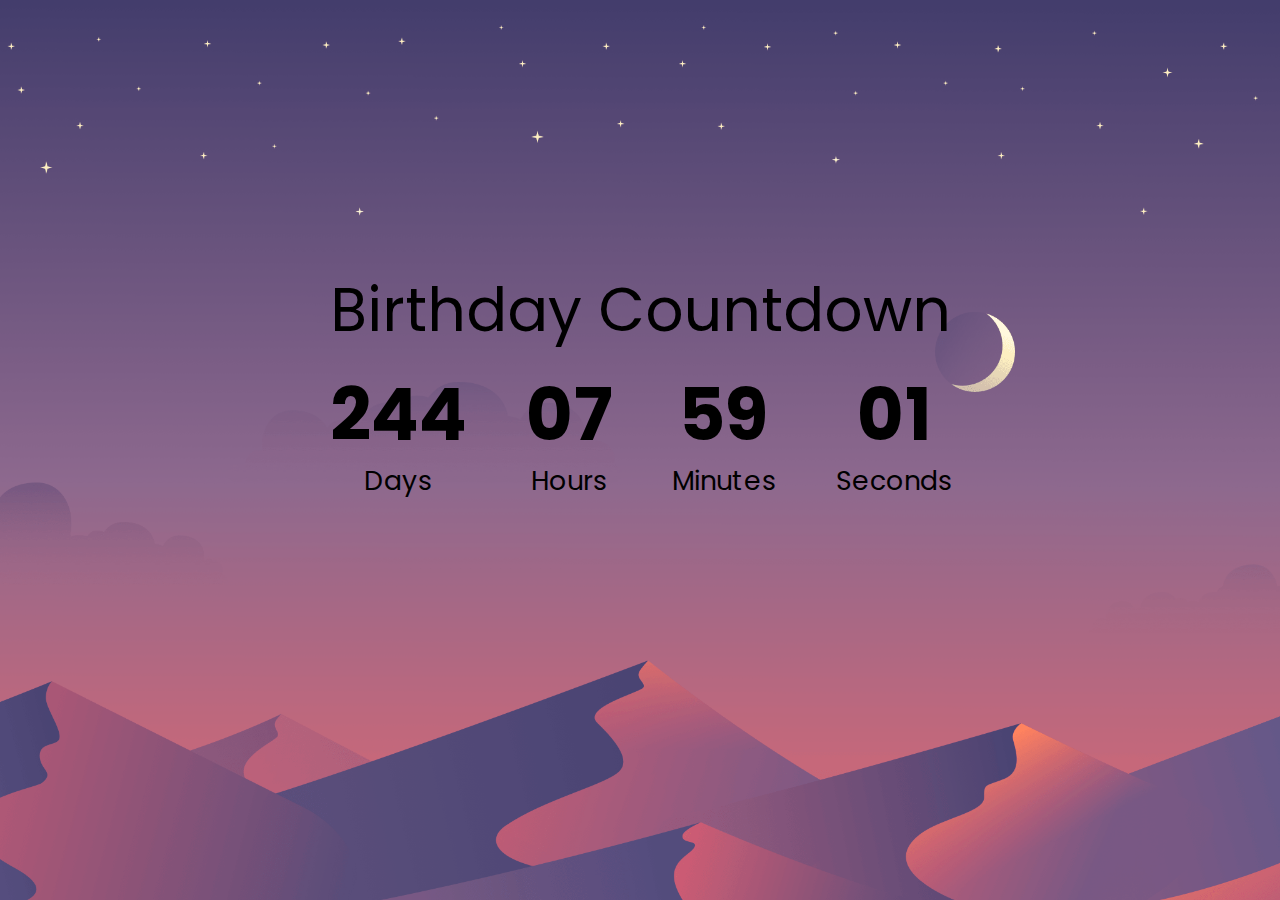
<file: index.html>
<!DOCTYPE html>
<html lang="en">
<head>
    <meta charset="UTF-8">
    <meta http-equiv="X-UA-Compatible" content="IE=edge">
    <meta name="viewport" content="width=device-width, initial-scale=1.0">
    <title>countdown</title>
    <link rel="stylesheet" href="style.css">
</head>
<body>
    <h1>Birthday Countdown</h1>
    <div id="countdown" class="countdown">
        <div class="time">
            <h2 id="days"></h2>
            <small>Days</small>
        </div>

        <div class="time">
            <h2 id="hours"></h2>
            <small>Hours</small>
        </div>

        <div class="time">
            <h2 id="minutes"></h2>
            <small>Minutes</small>
        </div>

        <div class="time">
            <h2 id="seconds"></h2>
            <small>Seconds</small>
        </div>
    </div>
    
</body>
<script src="app.js"></script>
</html>
</file>
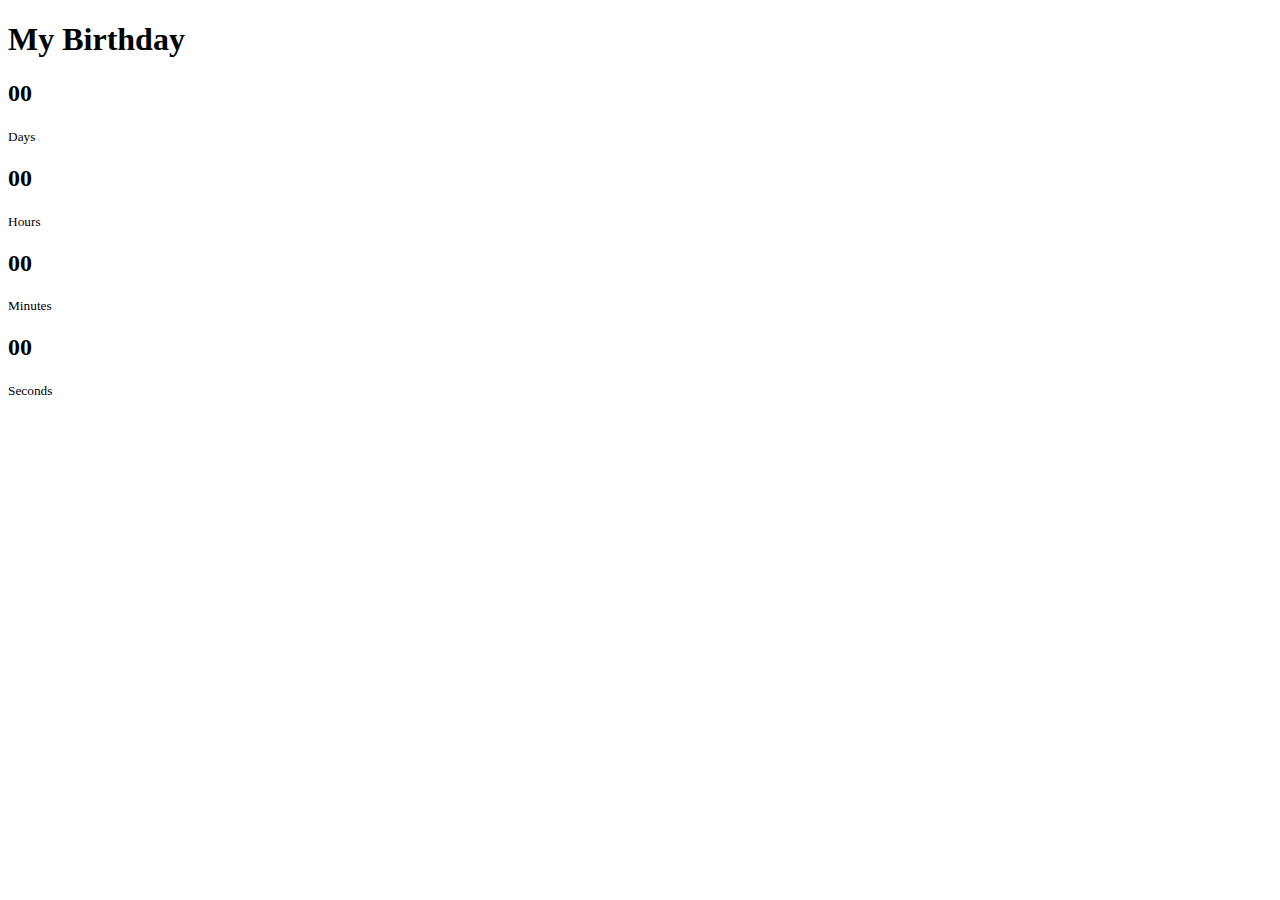
<file: index .html>
<!DOCTYPE html>
<html lang="en">
<head>
    <meta charset="UTF-8">
    <meta http-equiv="X-UA-Compatible" content="IE=edge">
    <meta name="viewport" content="width=device-width, initial-scale=1.0">
    <title>countdown</title>
</head>
<body>
    <h1>My Birthday</h1>
    <div id="countdown" class="countdown">
        <div class="time">
            <h2 id="days">00</h2>
            <small>Days</small>
        </div>

        <div class="time">
            <h2 id="hours">00</h2>
            <small>Hours</small>
        </div>

        <div class="time">
            <h2 id="minutes">00</h2>
            <small>Minutes</small>
        </div>

        <div class="time">
            <h2 id="seconds">00</h2>
            <small>Seconds</small>
        </div>
    </div>
    
</body>
</html>
</file>
<file: style.css>
@import url("https://fonts.googleapis.com/css2?family=Outfit:wght@300&family=Poppins&family=Shippori+Antique&display=swap");

* {
  box-sizing: border-box;
}

body {
  background-image: url(foto/nuvole.png);
  background-repeat: no-repeat;
  background-size: cover;
  background-position: center;
  height: 100vh;
  font-family: "Poppins", sans-serif;
  display: flex;
  flex-direction: column;
  align-items: center;
  justify-content: center;
  margin: 0;
  overflow: hidden;
}
h1 {
  font-weight: normal;
  font-size: 60px;
  margin: -150px 0 40px;
}
.countdown {
  display: flex;
  transform: scale(2);
}
.time {
  display: flex;
  flex-direction: column;
  align-items: center;
  justify-content: center;
  margin: 15px;
}

.time h2 {
  font-weight: bold;
  font-size: 36px;
  line-height: 1;
  margin: 0 0 5px;
}

@media (max-width: 600px) {
  h1 {
    font-size: 35px;
  }

  .time {
    margin: 4px;
  }

  .time h2 {
    font-size: 10px;
  }

  .time small {
    font-size: 8px;
  }
}
</file>
